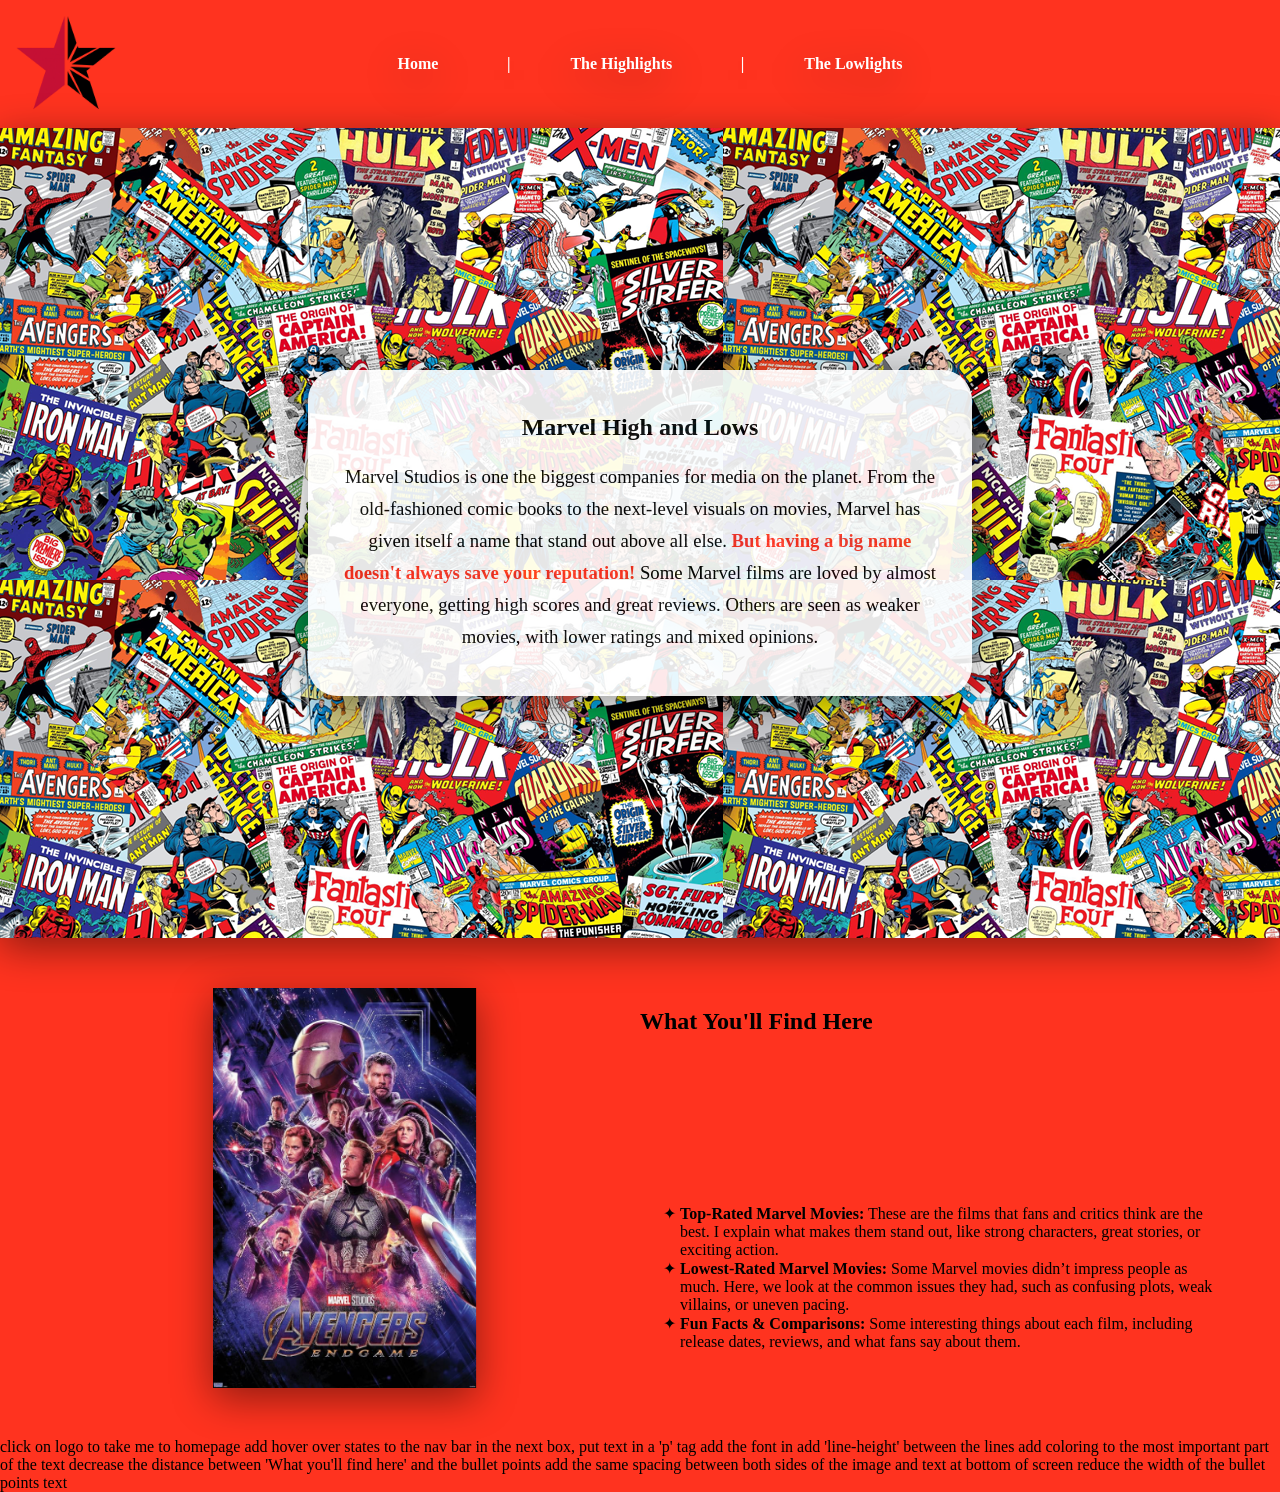
<file: index.html>
<!DOCTYPE html>
<html lang="en">

<head>
    <meta charset="UTF-8">
    <meta name="viewport" content="width=device-width, initial-scale=1.0">
    <title>Marvel’s Highs and Lows</title>
    <link rel="stylesheet" href="styles/style.css">
</head>

<body>
    <header>
        <a href="index.html"><img class="logo" src="images/logo.png" alt="website_logo"></a>
        <nav class="nav-links">
            <a href="index.html">Home</a>
            <a href="subpage1.html">The Highlights</a>
            <a href="subpage2.html">The Lowlights</a>
        </nav>
    </header>

    <main>
        <div id="main-text-holder">
            <h2>Marvel High and Lows</h2>
            <h3>Marvel Studios is one the biggest companies for media on the planet. From the old-fashioned comic books
                to
                the next-level visuals on movies, Marvel has given itself a name that stand out above all else.
                <strong>But having a big name doesn't always save your reputation!</strong> Some Marvel films are loved
                by almost
                everyone, getting
                high
                scores and great reviews. Others are seen as weaker movies, with lower ratings and mixed opinions.
            </h3>
        </div>
    </main>


    <footer>
        <img id="footer_img" src="highlight-images/avengersendgame.png" alt="endgame_avengers">
        <h2>What You'll Find Here</h2>
        <ul>
            <li> <strong>Top-Rated Marvel Movies:</strong> These are the films that fans and critics think are the best.
                I explain what
                makes them stand out, like strong characters, great stories, or exciting action.</li>
            <li><strong>Lowest-Rated Marvel Movies:</strong> Some Marvel movies didn’t impress people as much. Here, we
                look at the
                common issues they had, such as confusing plots, weak villains, or uneven pacing.</li>
            <li> <strong>Fun Facts & Comparisons:</strong> Some interesting things about each film, including release
                dates, reviews, and
                what fans say about them.</li>
        </ul>
    </footer>
</body>

</html>



click on logo to take me to homepage
add hover over states to the nav bar
in the next box, put text in a 'p' tag
add the font in
add 'line-height' between the lines
add coloring to the most important part of the text
decrease the distance between 'What you'll find here' and the bullet points
add the same spacing between both sides of the image and text at bottom of screen
reduce the width of the bullet points text
</file>
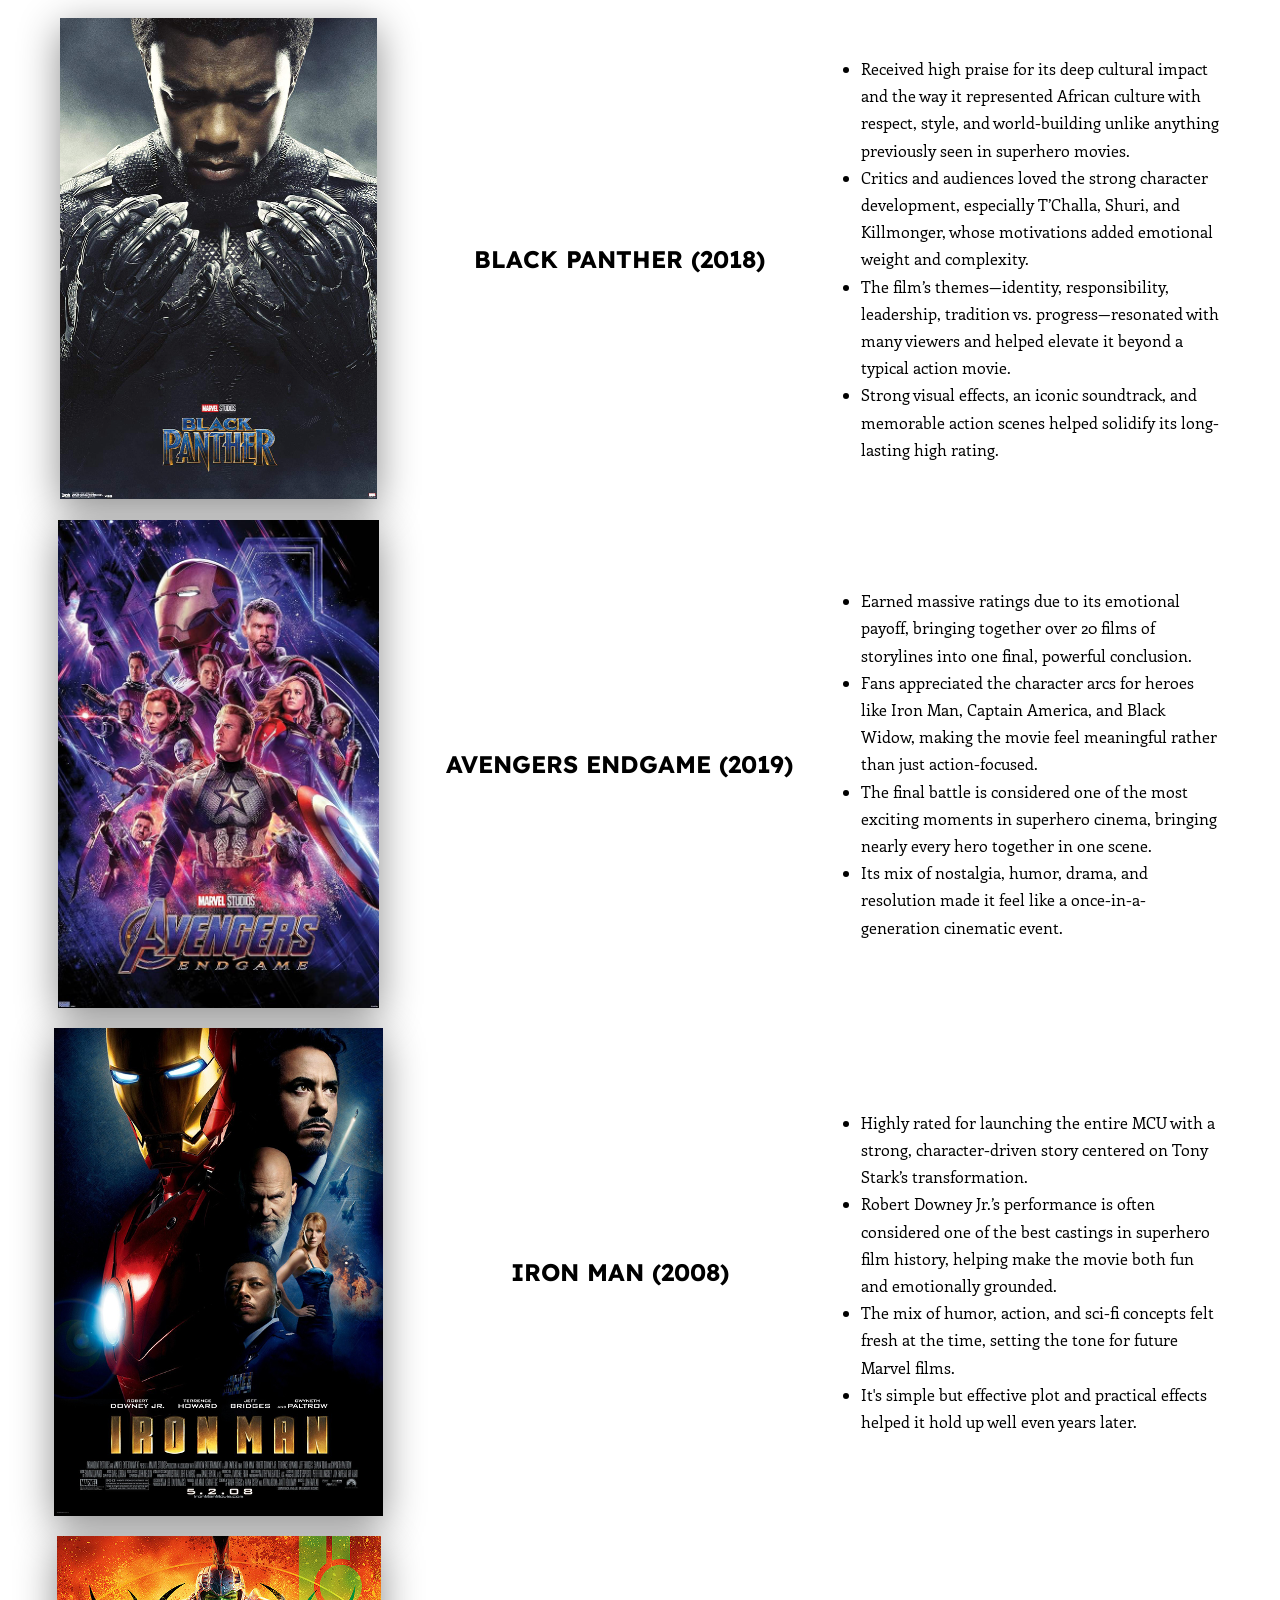
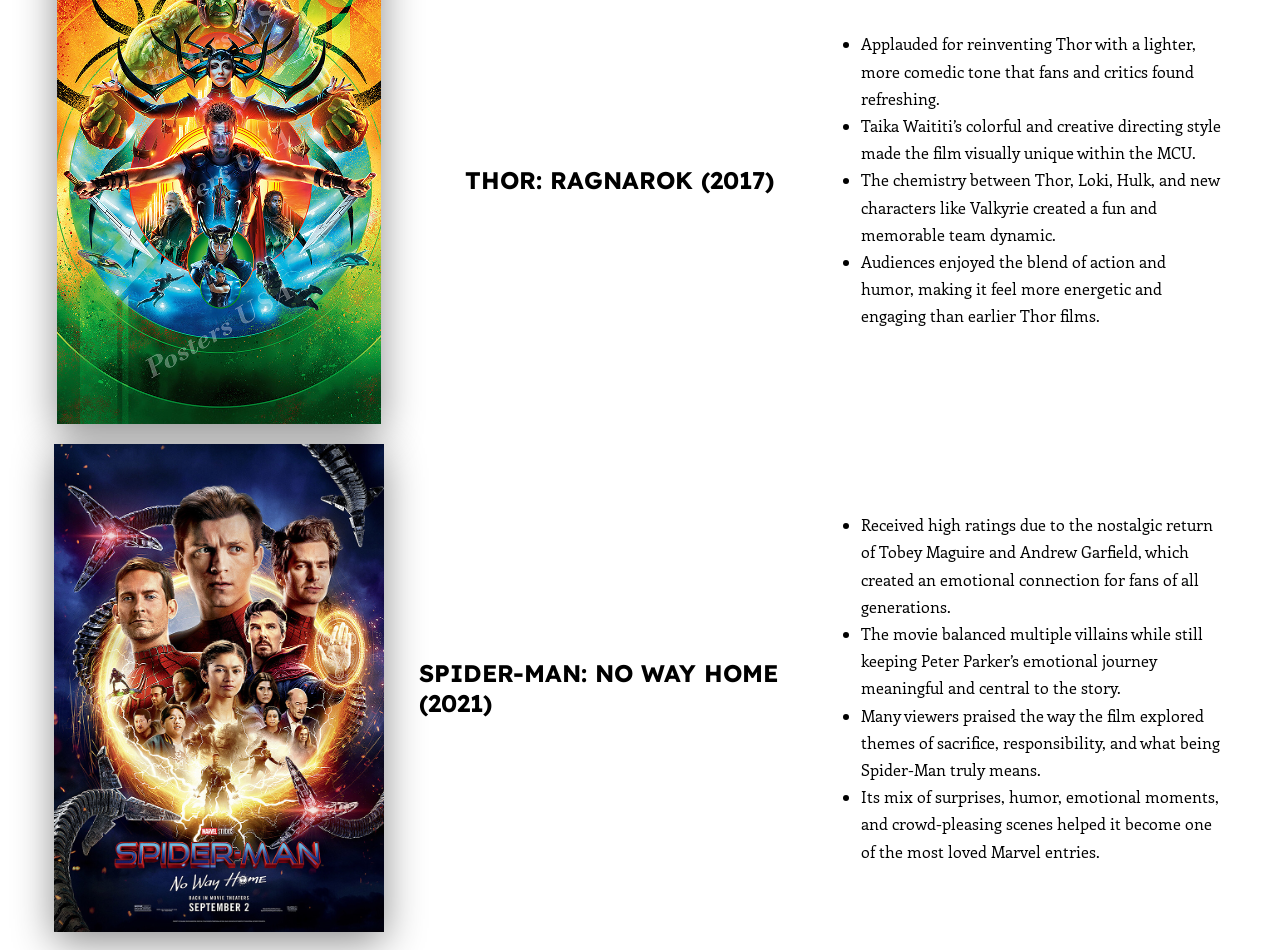
<file: adam-highlights.html>
<!DOCTYPE html>
<html lang="en">

<head>
    <meta charset="UTF-8">
    <meta name="viewport" content="width=device-width, initial-scale=1.0">
    <title>“The Highlights” Page</title>
    <link rel="stylesheet" href="styles/highlights.css">
</head>

<body>
    <div class="BlackPanther">
        <img src="/highlight-images/blackpanther.png" alt="">
        <h3>Black Panther (2018)</h3>
        <ul>
            <li>
                Received high praise for its deep cultural impact and the way it represented African culture with
                respect, style, and world-building unlike anything previously seen in superhero movies.
            </li>
            <li>
                Critics and audiences loved the strong character development, especially T’Challa, Shuri, and
                Killmonger, whose motivations added emotional weight and complexity.
            </li>
            <li>
                The film’s themes—identity, responsibility, leadership, tradition vs. progress—resonated with many
                viewers and helped elevate it beyond a typical action movie.
            </li>
            <li>
                Strong visual effects, an iconic soundtrack, and memorable action scenes helped solidify its
                long-lasting high rating.
            </li>
        </ul>
    </div>
    <div class="AvengersEndgame">
        <img src="/highlight-images/avengersendgame.png" alt="">
        <h3>Avengers Endgame (2019)</h3>
        <ul>
            <li>
                Earned massive ratings due to its emotional payoff, bringing together over 20 films of storylines into
                one final, powerful conclusion.
            </li>
            <li>
                Fans appreciated the character arcs for heroes like Iron Man, Captain America, and Black Widow, making
                the movie feel meaningful rather than just action-focused.
            </li>
            <li>
                The final battle is considered one of the most exciting moments in superhero cinema, bringing nearly
                every hero together in one scene.
            </li>
            <li>
                Its mix of nostalgia, humor, drama, and resolution made it feel like a once-in-a-generation cinematic
                event.
            </li>
        </ul>
    </div>
    <div class="IronMan">
        <img src="/highlight-images/ironman.png" alt="">
        <h3>Iron Man (2008)</h3>
        <ul>
            <li>
                Highly rated for launching the entire MCU with a strong, character-driven story centered on Tony Stark’s
                transformation.
            </li>
            <li>
                Robert Downey Jr.’s performance is often considered one of the best castings in superhero film history,
                helping make the movie both fun and emotionally grounded.
            </li>
            <li>
                The mix of humor, action, and sci-fi concepts felt fresh at the time, setting the tone for future Marvel
                films.
            </li>
            <li>
                It's simple but effective plot and practical effects helped it hold up well even years later.
            </li>
        </ul>
    </div>
    <div class="ThorRagnarok">
        <img src="/highlight-images/ragnarok.png" alt="">
        <h3>Thor: Ragnarok (2017)</h3>
        <ul>
            <li>
                Applauded for reinventing Thor with a lighter, more comedic tone that fans and critics found refreshing.
            </li>
            <li>
                Taika Waititi’s colorful and creative directing style made the film visually unique within the MCU.
            </li>
            <li>
                The chemistry between Thor, Loki, Hulk, and new characters like Valkyrie created a fun and memorable
                team dynamic.
            </li>
            <li>
                Audiences enjoyed the blend of action and humor, making it feel more energetic and engaging than earlier
                Thor films.
            </li>
        </ul>
    </div>
    <div class="Spider-ManNoWayHome">
        <img src="/highlight-images/spidermannowayhome.png" alt="">
        <h3>Spider-Man: No Way Home (2021)</h3>

        <ul>
            <li>
                Received high ratings due to the nostalgic return of Tobey Maguire and Andrew Garfield, which created an
                emotional connection for fans of all generations.
            </li>
            <li>
                The movie balanced multiple villains while still keeping Peter Parker’s emotional journey meaningful and
                central to the story.
            </li>
            <li>
                Many viewers praised the way the film explored themes of sacrifice, responsibility, and what being
                Spider-Man truly means.
            </li>
            <li>
                Its mix of surprises, humor, emotional moments, and crowd-pleasing scenes helped it become one of the
                most loved Marvel entries.
            </li>
        </ul>
    </div>
</body>

</html>
</file>
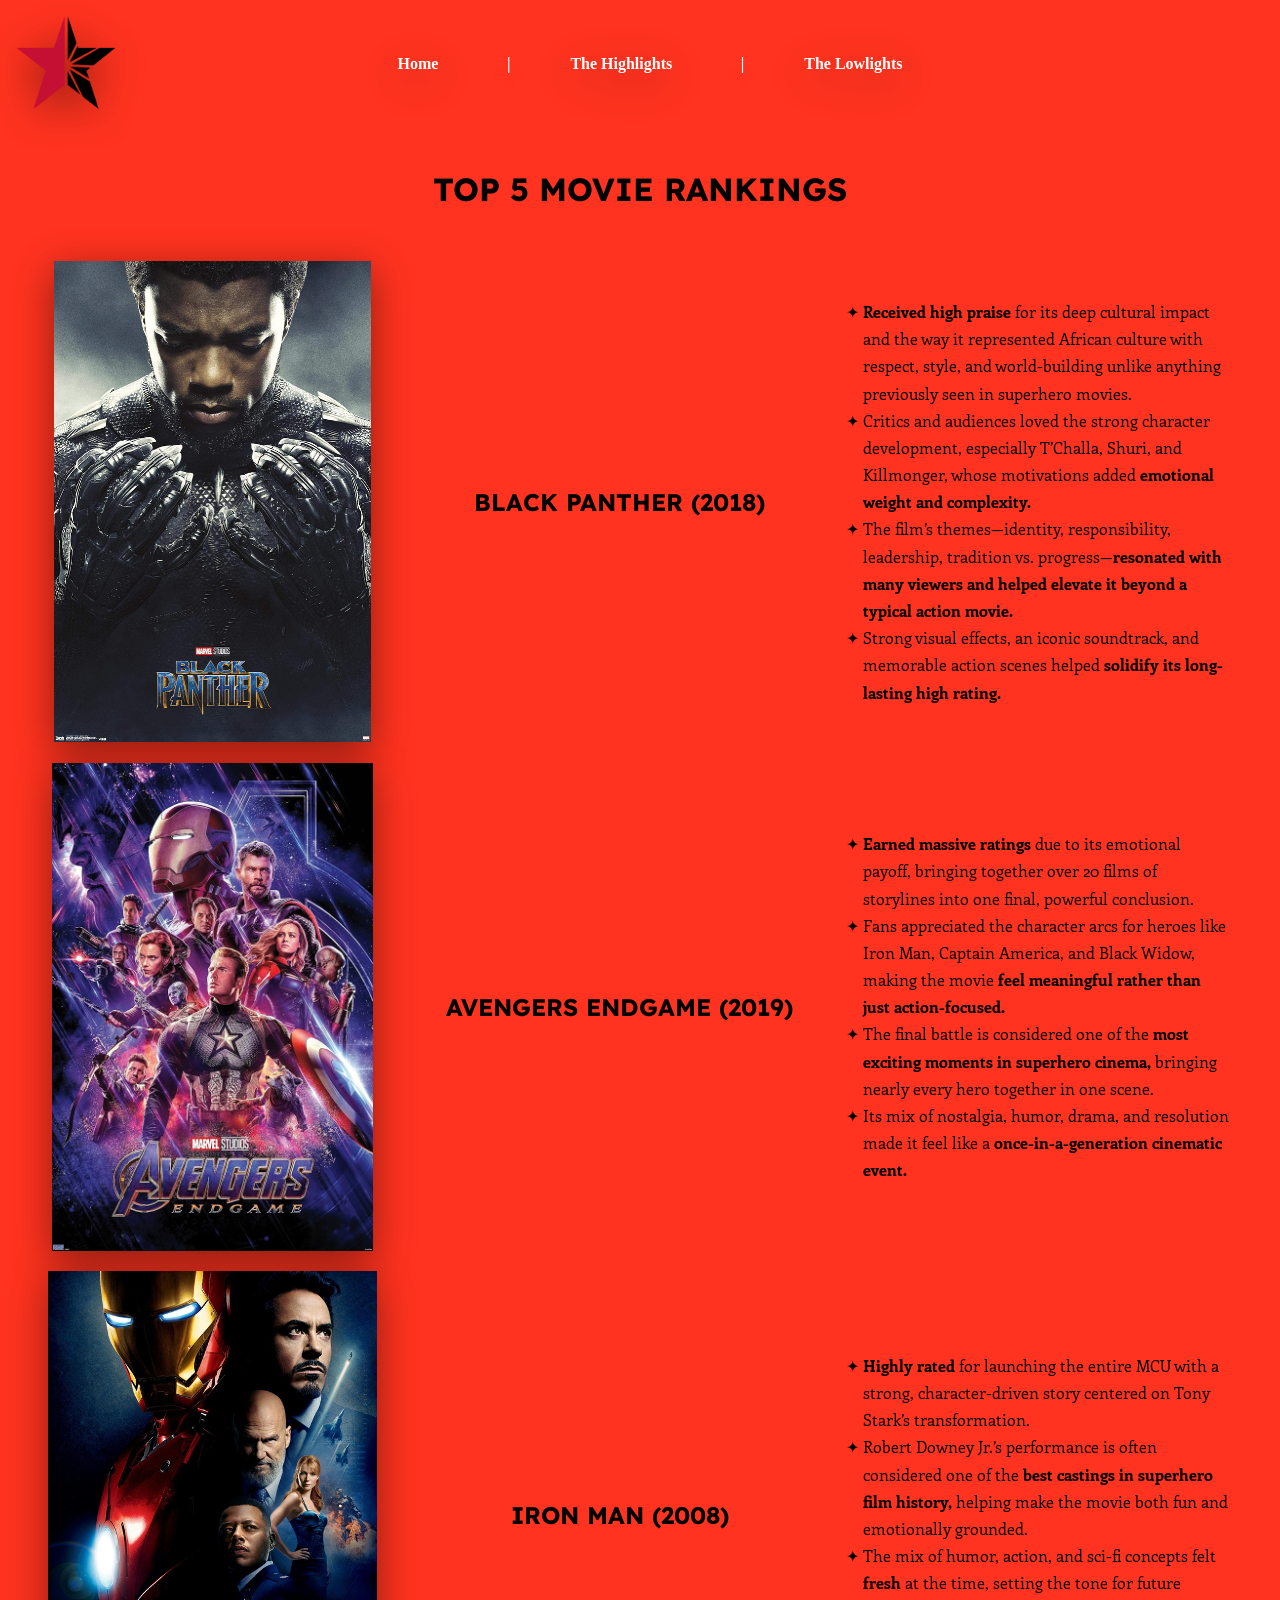
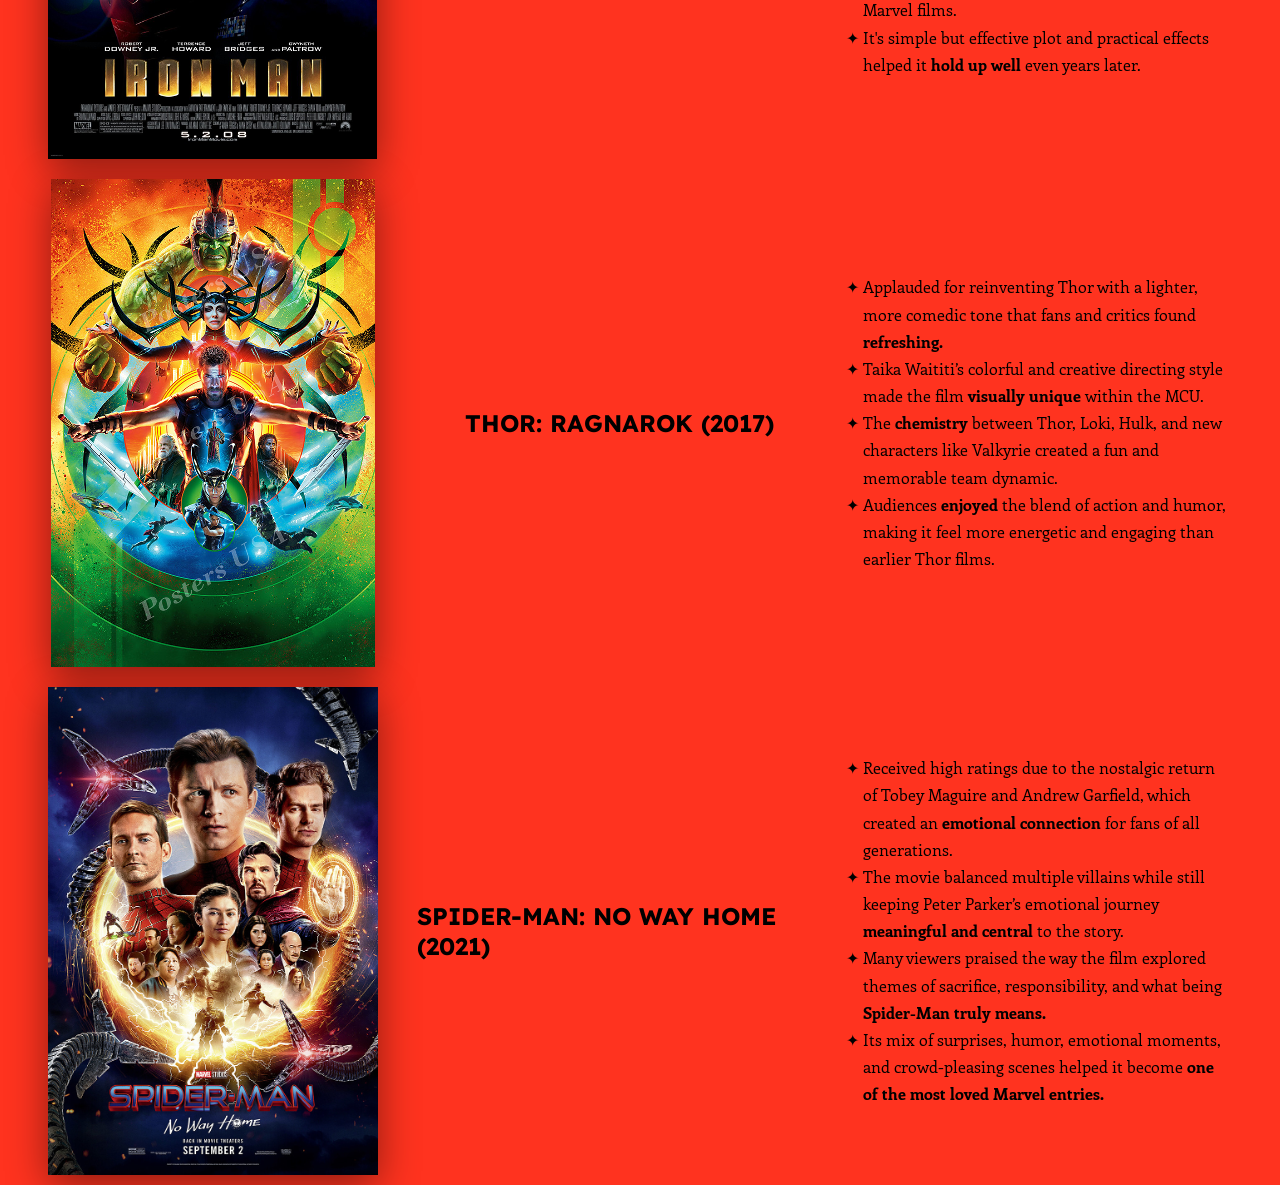
<file: subpage1.html>
<!DOCTYPE html>
<html lang="en">

<head>
    <meta charset="UTF-8">
    <meta name="viewport" content="width=device-width, initial-scale=1.0">
    <title>“The Highlights” Page</title>
    <link rel="stylesheet" href="styles/highlights.css">
    <link rel="stylesheet" href="styles/style.css">
    
</head>

<body>
        <header>
        <a href="index.html">
            <img class="logo" src="images/logo.png" alt="website_logo">
        </a>
        <nav class="nav-links">
            <a href="index.html">Home</a>
            <a href="subpage1.html">The Highlights</a>
            <a href="subpage2.html">The Lowlights</a>
        </nav>
        <div></div>
    </header>
</head>

<body>
    <h1>TOP 5 MOVIE RANKINGS</h1>
    <div class="BlackPanther">
        <img src="highlight-images/blackpanther.png" alt="">
        <h3>Black Panther (2018)</h3>
        <ul>
            <li>
                <strong>Received high praise </strong>for its deep cultural impact and the way it represented African culture with
                respect, style, and world-building unlike anything previously seen in superhero movies.
            </li>
            <li>
                Critics and audiences loved the strong character development, especially T’Challa, Shuri, and
                Killmonger, whose motivations added <strong>emotional weight and complexity.</strong>
            </li>
            <li>
                The film’s themes—identity, responsibility, leadership, tradition vs. progress—<strong>resonated with many
                viewers and helped elevate it beyond a typical action movie.</strong>
            </li>
            <li>
                Strong visual effects, an iconic soundtrack, and memorable action scenes helped <strong>solidify its
                long-lasting high rating.</strong>
            </li>
        </ul>
    </div>
    <div class="AvengersEndgame">
        <img src="highlight-images/avengersendgame.png" alt="">
        <h3>Avengers Endgame (2019)</h3>
        <ul>
            <li>
                <strong>Earned massive ratings </strong>due to its emotional payoff, bringing together over 20 films of storylines into one final, powerful conclusion.
            </li>
            <li>
                Fans appreciated the character arcs for heroes like Iron Man, Captain America, and Black Widow, making
                the movie <strong>feel meaningful rather than just action-focused.</strong>
            </li>
            <li>
                The final battle is considered one of the <strong>most exciting moments in superhero cinema,</strong> bringing nearly every hero together in one scene.
            </li>
            <li>
                Its mix of nostalgia, humor, drama, and resolution made it feel like a <strong>once-in-a-generation cinematic event.</strong>
            </li>
        </ul>
    </div>
    <div class="IronMan">
        <img src="highlight-images/ironman.png" alt="">
        <h3>Iron Man (2008)</h3>
        <ul>
            <li>
                <strong>Highly rated </strong>for launching the entire MCU with a strong, character-driven story centered on Tony Stark’s
                transformation.
            </li>
            <li>
                Robert Downey Jr.’s performance is often considered one of the <strong>best castings in superhero film history,</strong> helping make the movie both fun and emotionally grounded.
            </li>
            <li>
                The mix of humor, action, and sci-fi concepts felt <strong>fresh </strong>at the time, setting the tone for future Marvel films.
            </li>
            <li>
                It's simple but effective plot and practical effects helped it <strong>hold up well </strong>even years later.
            </li>
        </ul>
    </div>
    <div class="ThorRagnarok">
        <img src="highlight-images/ragnarok.png" alt="">
        <h3>Thor: Ragnarok (2017)</h3>
        <ul>
            <li>
                Applauded for reinventing Thor with a lighter, more comedic tone that fans and critics found <strong>refreshing.</strong>
            </li>
            <li>
                Taika Waititi’s colorful and creative directing style made the film <strong>visually unique </strong>within the MCU.
            </li>
            <li>
                The <strong>chemistry </strong>between Thor, Loki, Hulk, and new characters like Valkyrie created a fun and memorable
                team dynamic.
            </li>
            <li>
                Audiences <strong>enjoyed </strong>the blend of action and humor, making it feel more energetic and engaging than earlier
                Thor films.
            </li>
        </ul>
    </div>
    <div class="Spider-ManNoWayHome">
        <img src="highlight-images/spidermannowayhome.png" alt="">
        <h3>Spider-Man: No Way Home (2021)</h3>

        <ul>
            <li>
                Received high ratings due to the nostalgic return of Tobey Maguire and Andrew Garfield, which created an
                <strong>emotional connection </strong>for fans of all generations.
            </li>
            <li>
                The movie balanced multiple villains while still keeping Peter Parker’s emotional journey <strong>meaningful and central </strong>to the story.
            </li>
            <li>
                Many viewers praised the way the film explored themes of sacrifice, responsibility, and what being
                <strong>Spider-Man truly means.</strong>
            </li>
            <li>
                Its mix of surprises, humor, emotional moments, and crowd-pleasing scenes helped it become <strong>one of the most loved Marvel entries.</strong>
            </li>
        </ul>
    </div>
</body>

</html>
</file>
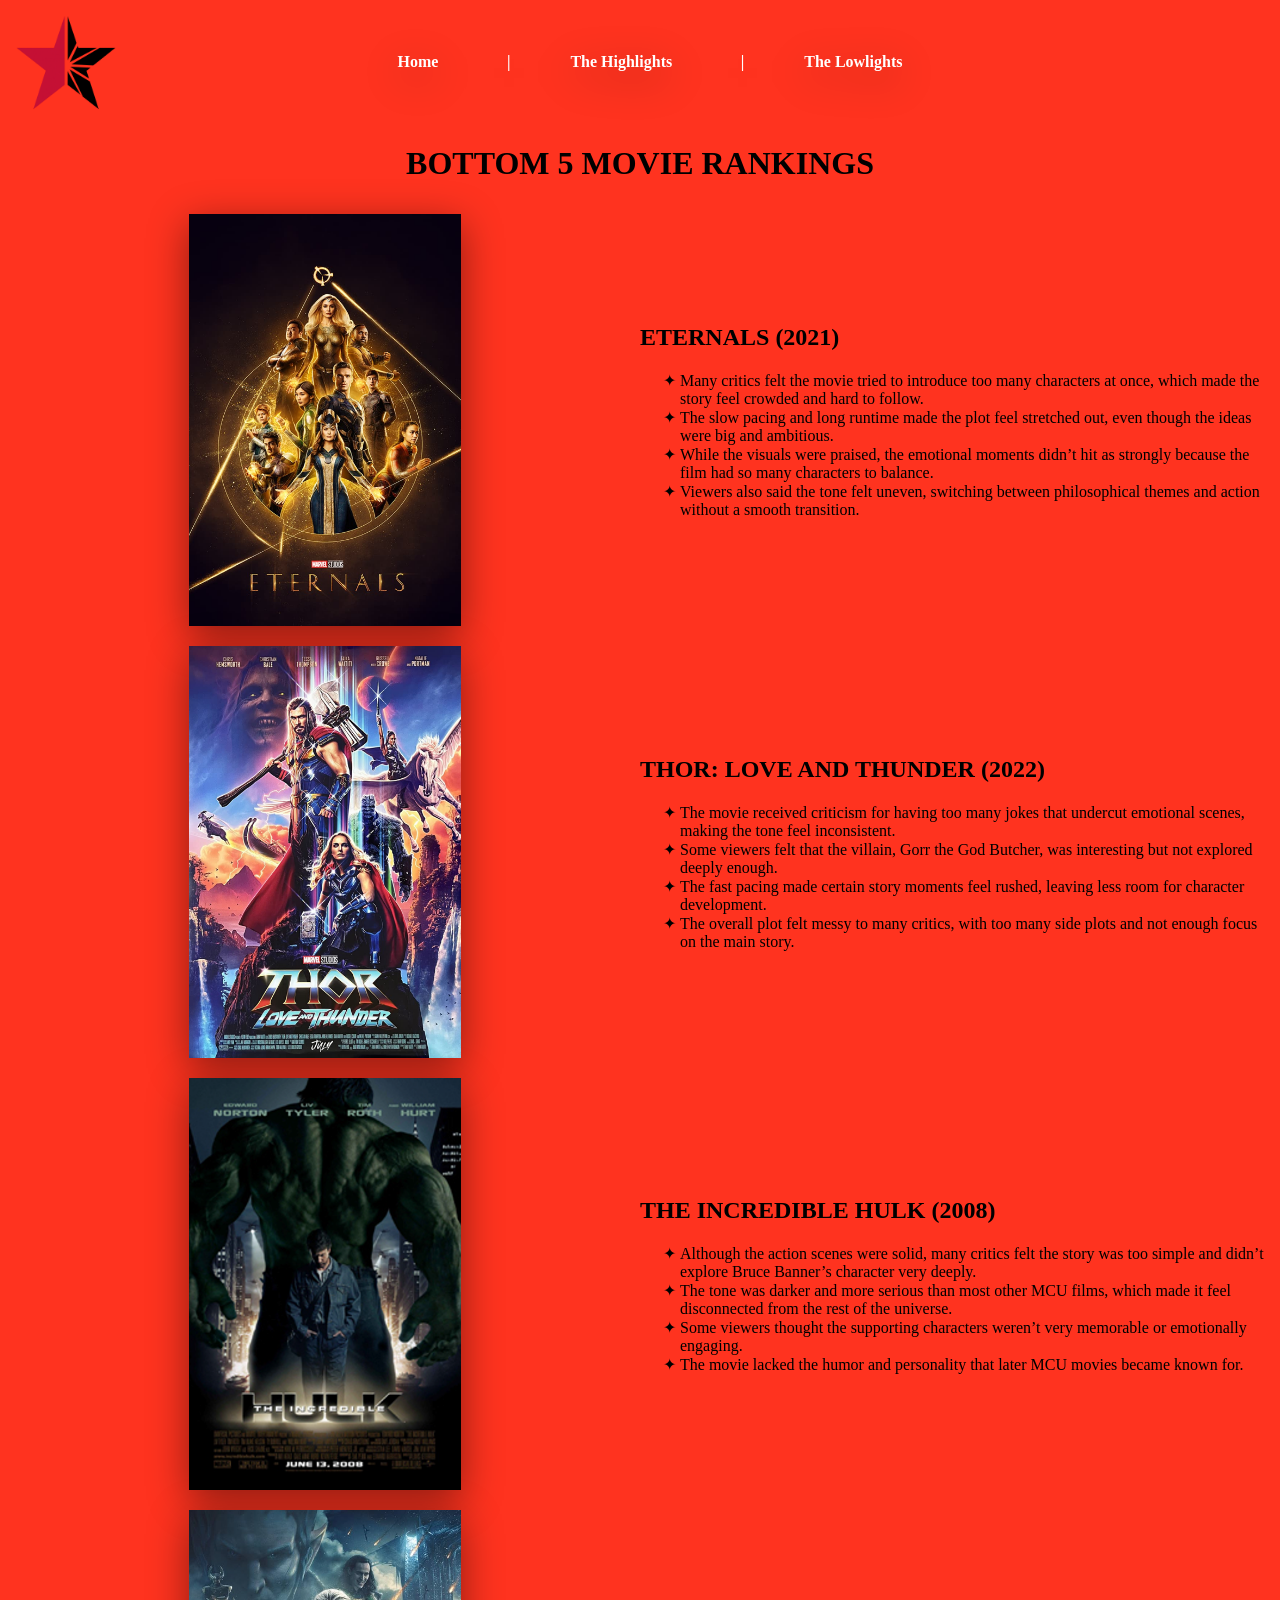
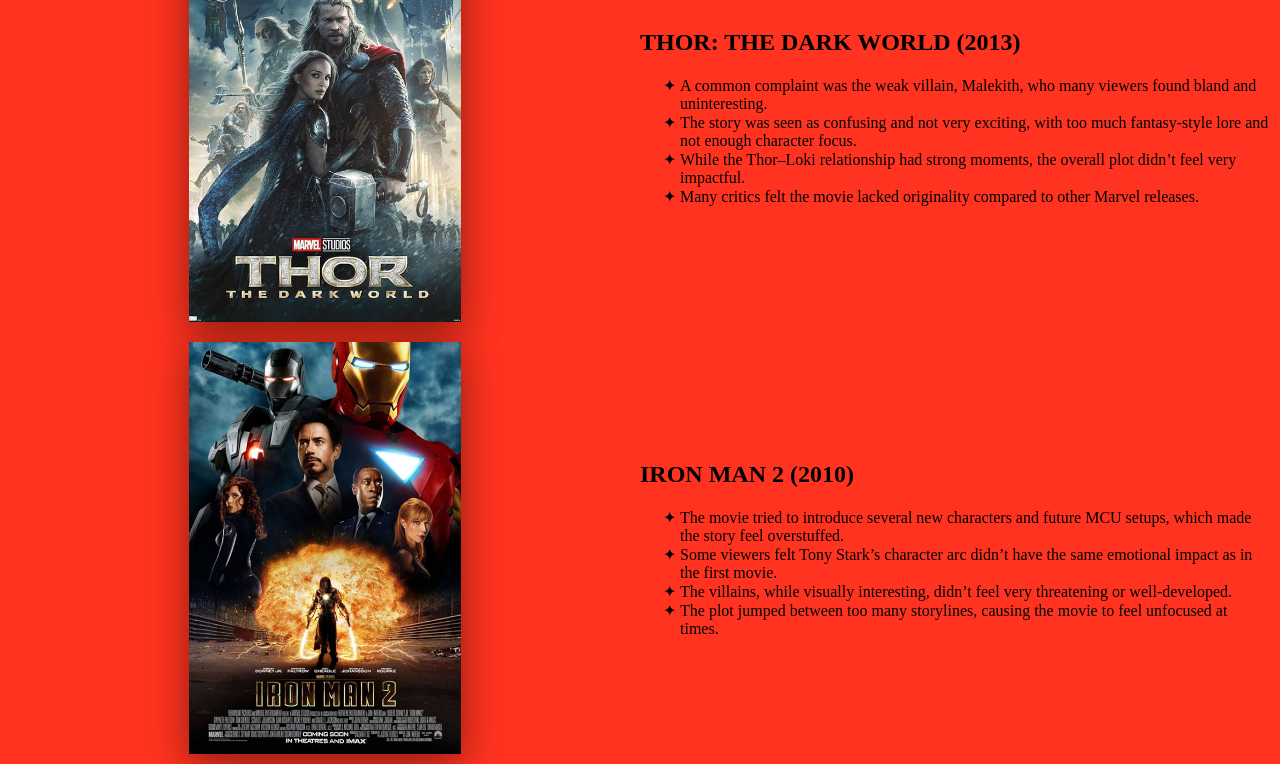
<file: subpage2.html>
<!DOCTYPE html>
<html lang="en">
<head>
    <meta charset="UTF-8">
    <meta name="viewport" content="width=device-width, initial-scale=1.0">
    <link rel="stylesheet" href="styles/style.css">
    <link rel="stylesheet" href="styles/subpages.css">
    <title>Document</title>
</head>
<body>
    <header>
        <img class="logo" src="images/logo.png" alt="website_logo">

        <nav class="nav-links">
            <a href="index.html">Home</a>
            <a href="subpage1.html">The Highlights</a>
            <a href="subpage2.html">The Lowlights</a>
        </nav>

        <div></div>
    </header>

    <h1>BOTTOM 5 MOVIE RANKINGS</h1>
    <div class="container">
        <img class="poster-img" src="lowlight-images/eternals.png" alt="eternals">
        <div>
            <h2>Eternals (2021)</h2>
            <ul>
                <li>Many critics felt the movie tried to introduce too many characters at once, which made the story feel crowded and hard to follow.</li>
                <li>The slow pacing and long runtime made the plot feel stretched out, even though the ideas were big and ambitious.</li>
                <li>While the visuals were praised, the emotional moments didn’t hit as strongly because the film had so many characters to balance.</li>
                <li>Viewers also said the tone felt uneven, switching between philosophical themes and action without a smooth transition.</li>
            </ul>
        </div>
    </div>
    
    <div class="container">
        <img class="poster-img" src="lowlight-images/thor_love_and_thunder.png" alt="thor love and thunder">
        <div>
            <h2>Thor: Love and Thunder (2022)</h2>
            <ul>
                <li>The movie received criticism for having too many jokes that undercut emotional scenes, making the tone feel inconsistent.</li>
                <li>Some viewers felt that the villain, Gorr the God Butcher, was interesting but not explored deeply enough.</li>
                <li>The fast pacing made certain story moments feel rushed, leaving less room for character development.</li>
                <li>The overall plot felt messy to many critics, with too many side plots and not enough focus on the main story.</li>
            </ul>
        </div>
    </div>

    <div class="container">
        <img class="poster-img" src="lowlight-images/hulk.png" alt="the incredible hulk">
        <div>
            <h2>The Incredible Hulk (2008)</h2>
            <ul>
                <li>Although the action scenes were solid, many critics felt the story was too simple and didn’t explore Bruce Banner’s character very deeply.</li>
                <li>The tone was darker and more serious than most other MCU films, which made it feel disconnected from the rest of the universe.</li>
                <li>Some viewers thought the supporting characters weren’t very memorable or emotionally engaging.</li>
                <li>The movie lacked the humor and personality that later MCU movies became known for.</li>
            </ul>
        </div>
    </div>

    <div class="container">
        <img class="poster-img" src="lowlight-images/thor_the_dark_world.png" alt="thor the dark world">
        <div>
            <h2>Thor: The Dark World (2013)</h2>
            <ul>
                <li>A common complaint was the weak villain, Malekith, who many viewers found bland and uninteresting.</li>
                <li>The story was seen as confusing and not very exciting, with too much fantasy-style lore and not enough character focus.</li>
                <li>While the Thor–Loki relationship had strong moments, the overall plot didn’t feel very impactful.</li>
                <li>Many critics felt the movie lacked originality compared to other Marvel releases.</li>
            </ul>
        </div>
    </div>

    <div class="container">
        <img class="poster-img" src="lowlight-images/iron_man_2.png" alt="iron man 2">
        <div>
            <h2>Iron Man 2 (2010)</h2>
            <ul>
                <li>The movie tried to introduce several new characters and future MCU setups, which made the story feel overstuffed.</li>
                <li>Some viewers felt Tony Stark’s character arc didn’t have the same emotional impact as in the first movie.</li>
                <li>The villains, while visually interesting, didn’t feel very threatening or well-developed.</li>
                <li>The plot jumped between too many storylines, causing the movie to feel unfocused at times.</li>
            </ul>
        </div>
    </div>
</body>
</html>
</file>
<file: styles/style.css>
body {
    background-color: #FF331F;
    margin: auto;
    padding: 0;
}

header {
    display: grid;
    grid-template-columns: auto 1fr auto;
    align-items: center;
    padding: 0.75rem 1rem;
}

.logo {
    width: 100px;
    justify-self: start;
}

.nav-links {
    grid-column: 2;
    justify-self: center;
    margin-left: -80px;
    display: flex;
    gap: 100px;
    /* Stylish dramatic shadow */
    filter: drop-shadow(0px 10px 20px rgba(0, 0, 0, 0.45));
}

.nav-links a {
    color: white;
    text-decoration: none;
    font-weight: 600;
    position: relative;
    padding: 0 1rem;
    transition: color 0.3s ease;
    /* smooth fade */
}


/* Add the line after each link */
.nav-links a:not(:last-child)::after {
    content: "|";
    position: absolute;
    right: -3.5rem;
    color: white;
}

.nav-links a:hover {
    color: black;
}




main {
    background-image: url("../images/hero.png");
    min-height: 90vh;
    display: flex;
    justify-content: center;
    align-items: center;
    /* Stylish dramatic shadow */
    filter: drop-shadow(0px 10px 20px rgba(0, 0, 0, 0.45));
}

#main-text-holder {
    background-color: white;
    color: black;
    padding: 1.5rem 2rem;
    max-width: 600px;
    border-radius: 30px;

    opacity: 0.90;

    text-align: center;
    /* Stylish dramatic shadow */
    filter: drop-shadow(0px 10px 20px rgba(0, 0, 0, 0.45));
}



#main-text-holder h3 {
    font-weight: 500;
    line-height: 2rem;
}

#main-text-holder h3 strong {
    color: #FF331F;
}

footer {
    padding: 50px;
    display: grid;
    grid-template-columns: 1fr 1fr;
    grid-template-rows: 1fr 1fr;
}

#footer_img {
    height: 400px;
    grid-area: 1/1/3/2;
    justify-self: center;
    /* Stylish dramatic shadow */
    filter: drop-shadow(0px 10px 20px rgba(0, 0, 0, 0.45));

}

ul {
    list-style-type: "✦ ";
}
</file>
<file: styles/highlights.css>
@import url('https://fonts.googleapis.com/css2?family=Enriqueta:wght@400;500;600;700&family=Lexend:wght@100..900&display=swap');
.BlackPanther {
    display: grid;
    padding: 10px;
    grid-template-columns: 1fr 1fr 1fr;
    place-items: center;
    text-align: start;
    padding-right: 50px;
}

.AvengersEndgame {
    display: grid;
    padding: 10px;
    grid-template-columns: 1fr 1fr 1fr;
    place-items: center;
    text-align: start;
    padding-right: 50px;
}
.IronMan {
    display: grid;
    padding: 10px;
    grid-template-columns: 1fr 1fr 1fr;
    place-items: center;
    text-align: start;
    padding-right: 50px;
}
.ThorRagnarok {
    display: grid;
    padding: 10px;
    grid-template-columns: 1fr 1fr 1fr;
    place-items: center;
    text-align: start;
    padding-right: 50px;
}
.Spider-ManNoWayHome {
    display: grid;
    padding: 10px;
    grid-template-columns: 1fr 1fr 1fr;
    place-items: center;
    text-align: start;
    padding-right: 50px;
}
h3 {
    font-size: 1.5em;
    text-transform: uppercase;
    color: #000000;
  font-family: "Lexend", sans-serif;
}
img {
    filter: drop-shadow(0px 10px 20px rgba(0, 0, 0, 0.45));
}
ul li {
    line-height: 1.7em;
    font-family: "Enriqueta", sans-serif;
}
h1 {
    text-align: center;
    padding-top: 20px;
    padding-bottom: 20px;
    font-family: "Lexend", sans-serif;
}
a {
    text-decoration: none;
    color: black;
}
</file>
<file: styles/subpages.css>
.container {
    display: grid;
    padding: 10px;
    grid-template-columns: 1fr 1fr;
    place-items: center;
    text-align: start;
}

.poster-img {
    height: 412px;
    width: 272px;
    filter: drop-shadow(0px 10px 20px rgba(0, 0, 0, 0.45));
}

h2 {
    text-transform: uppercase;
}

h1 {
    text-align: center;
}
</file>
